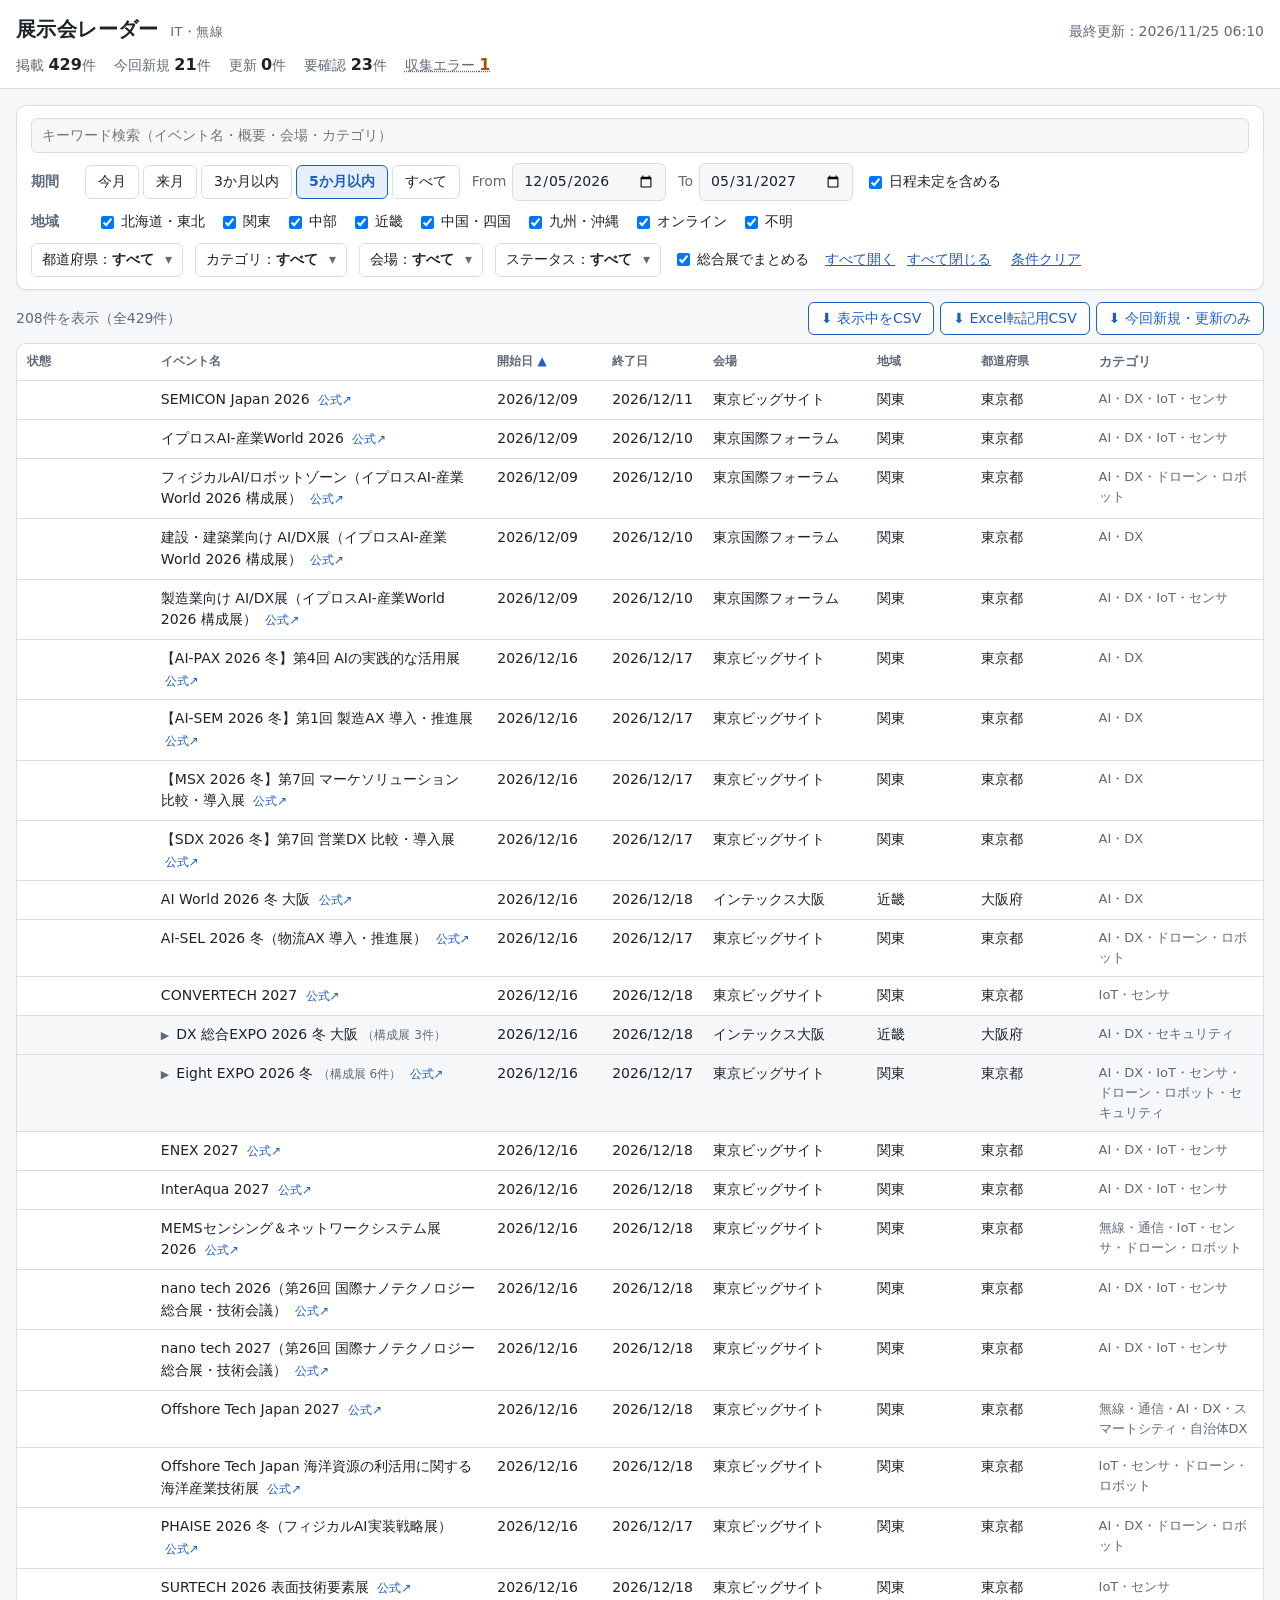
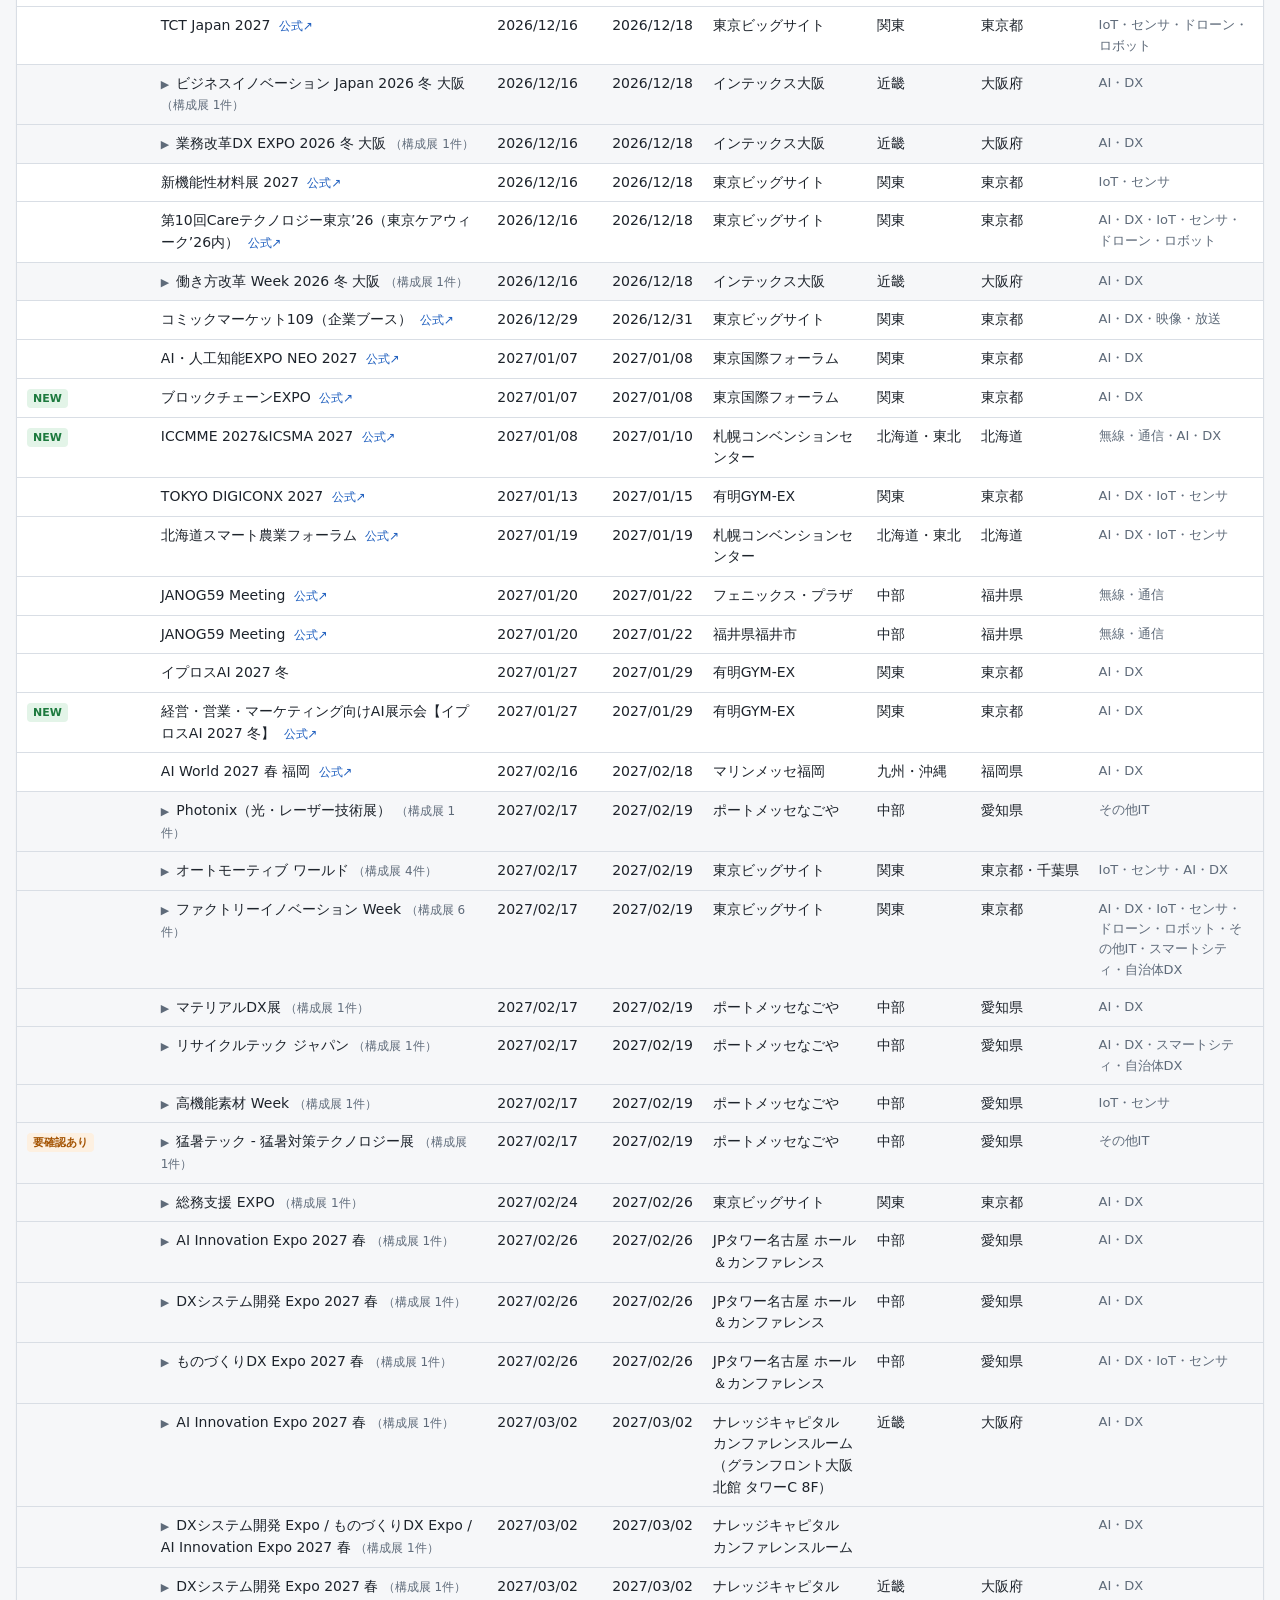
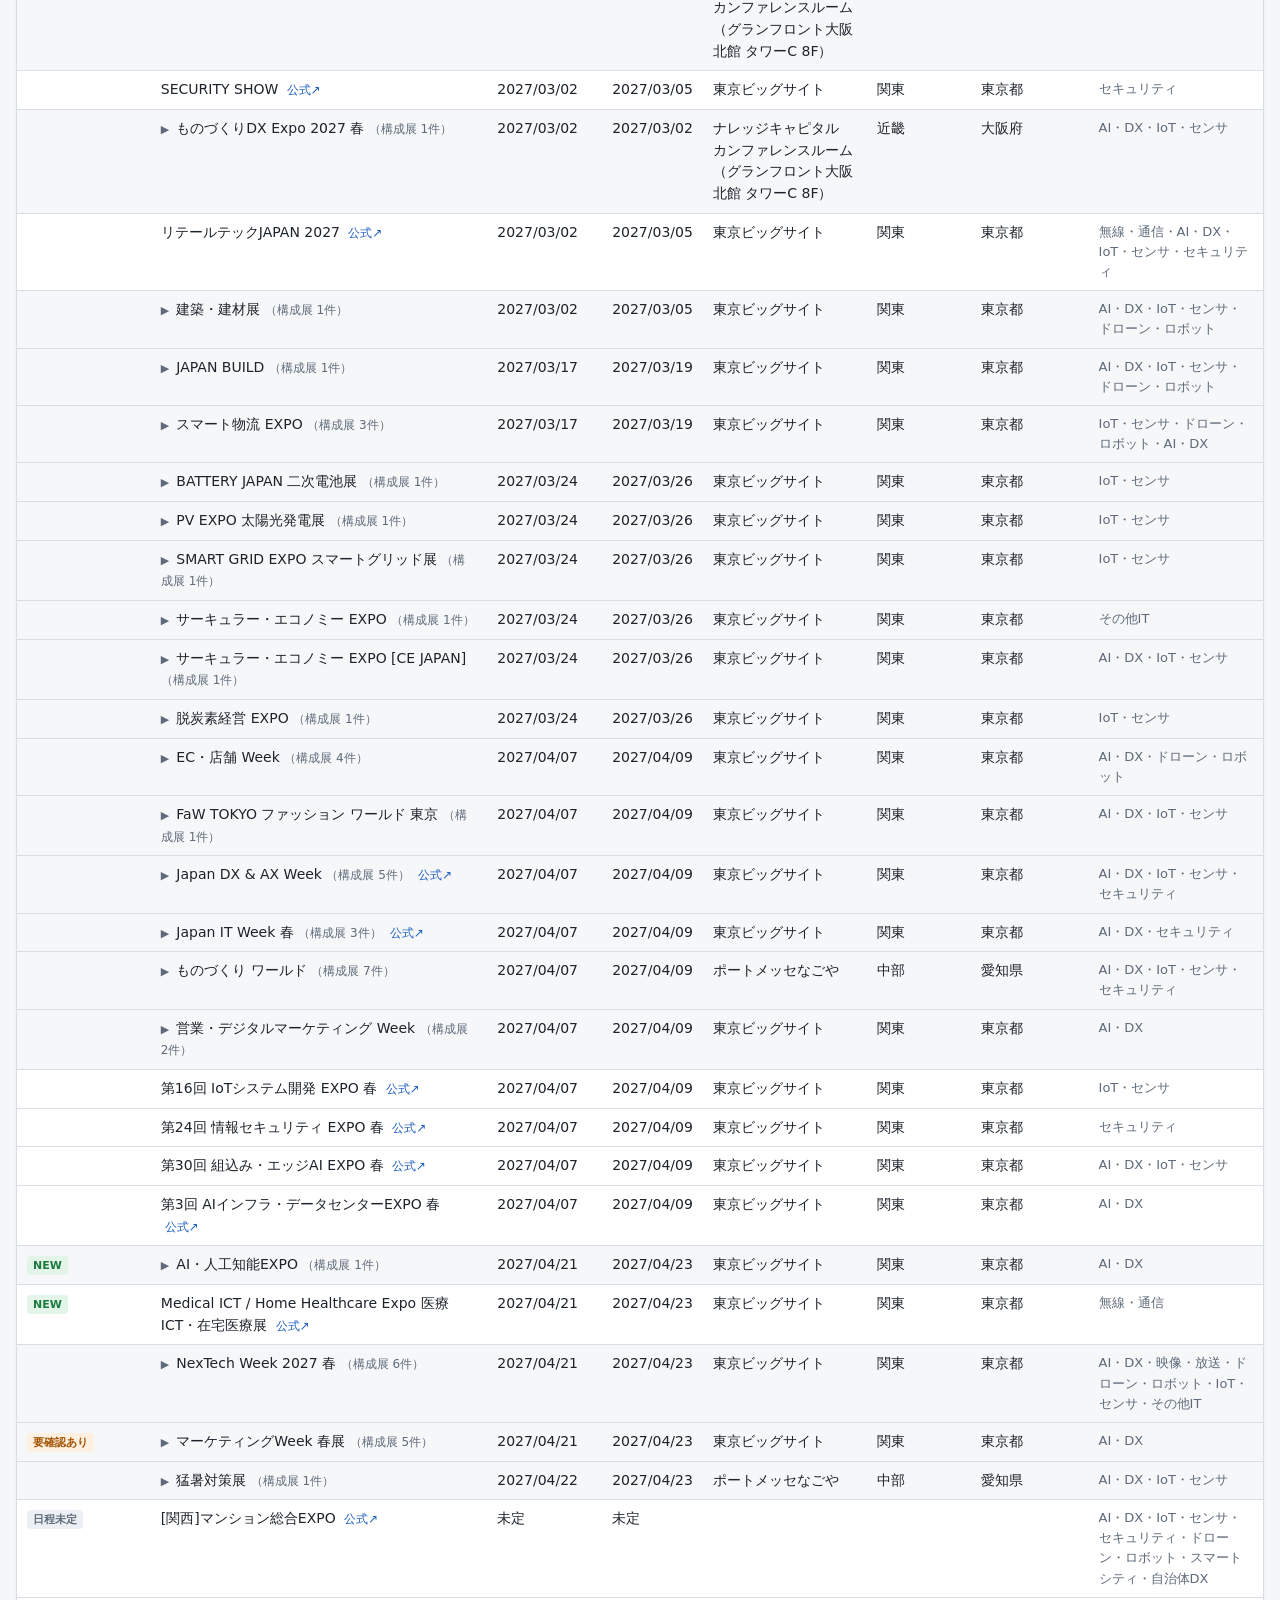
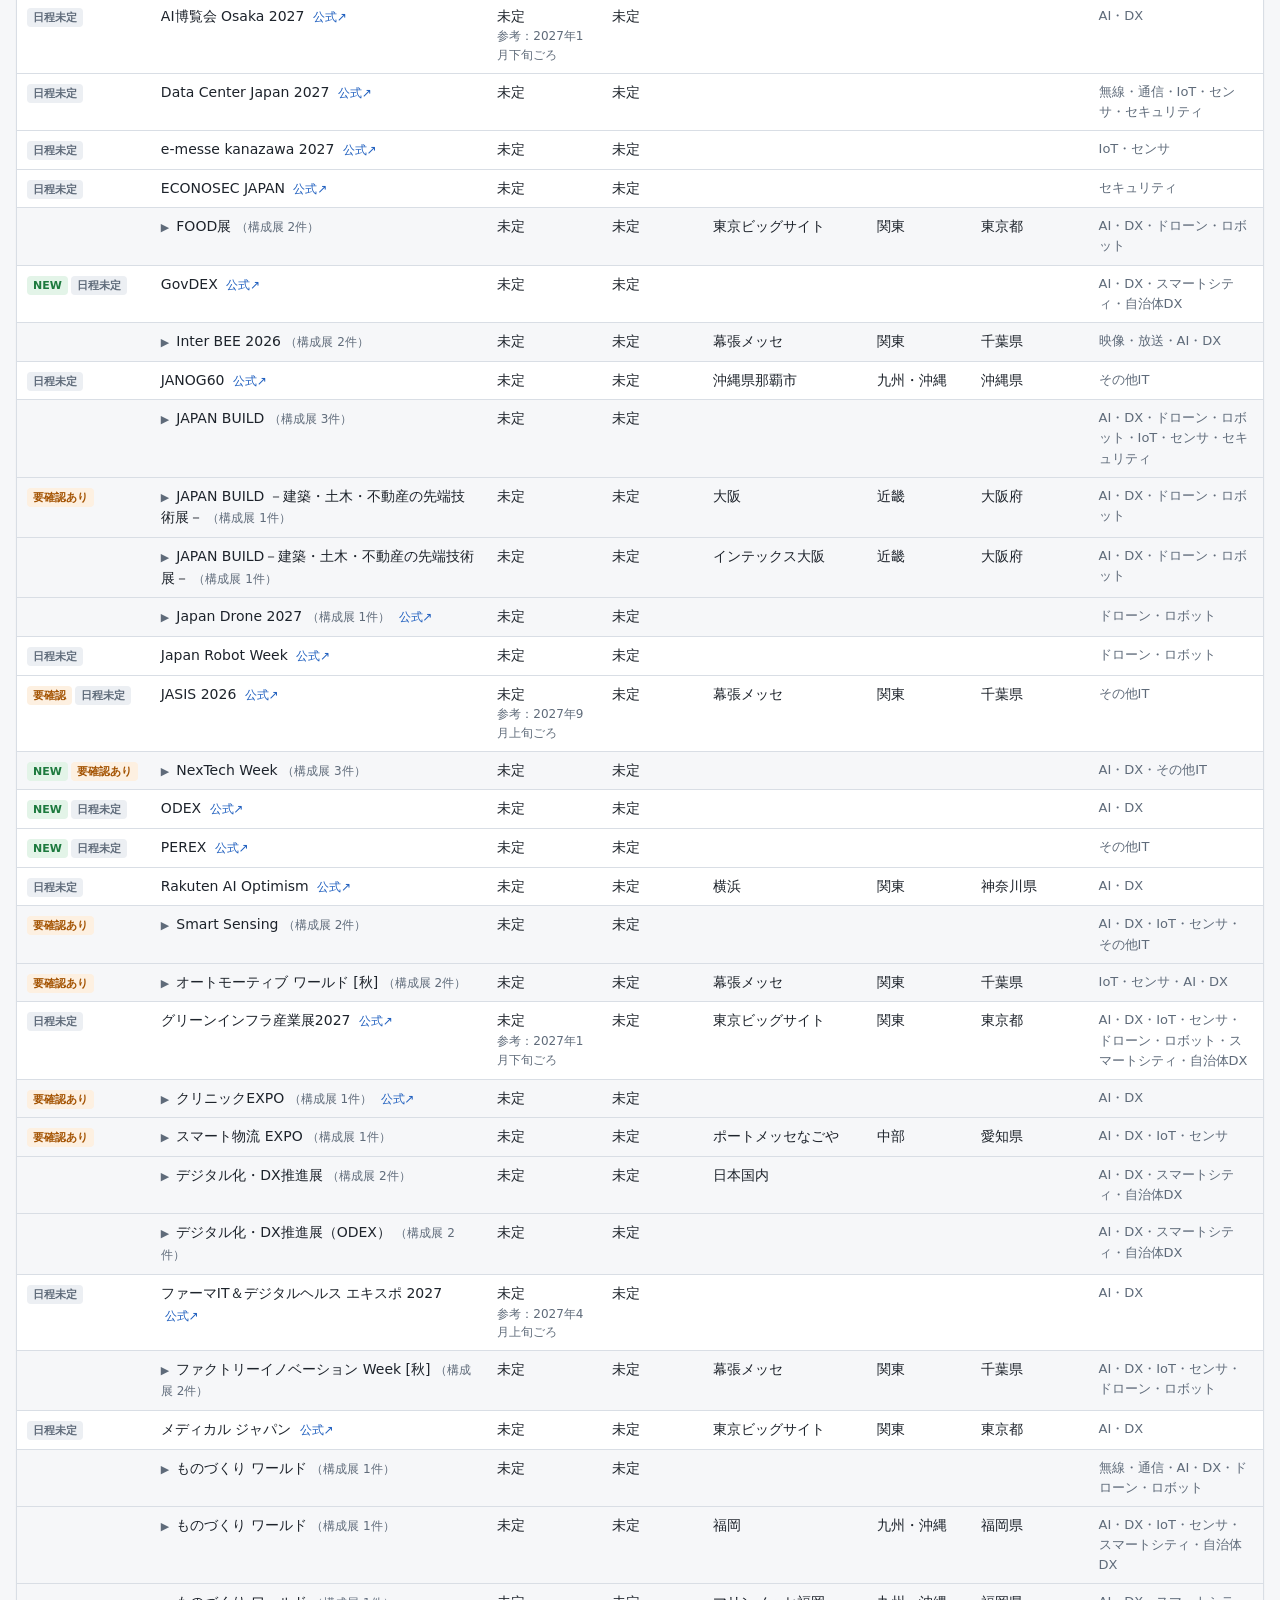
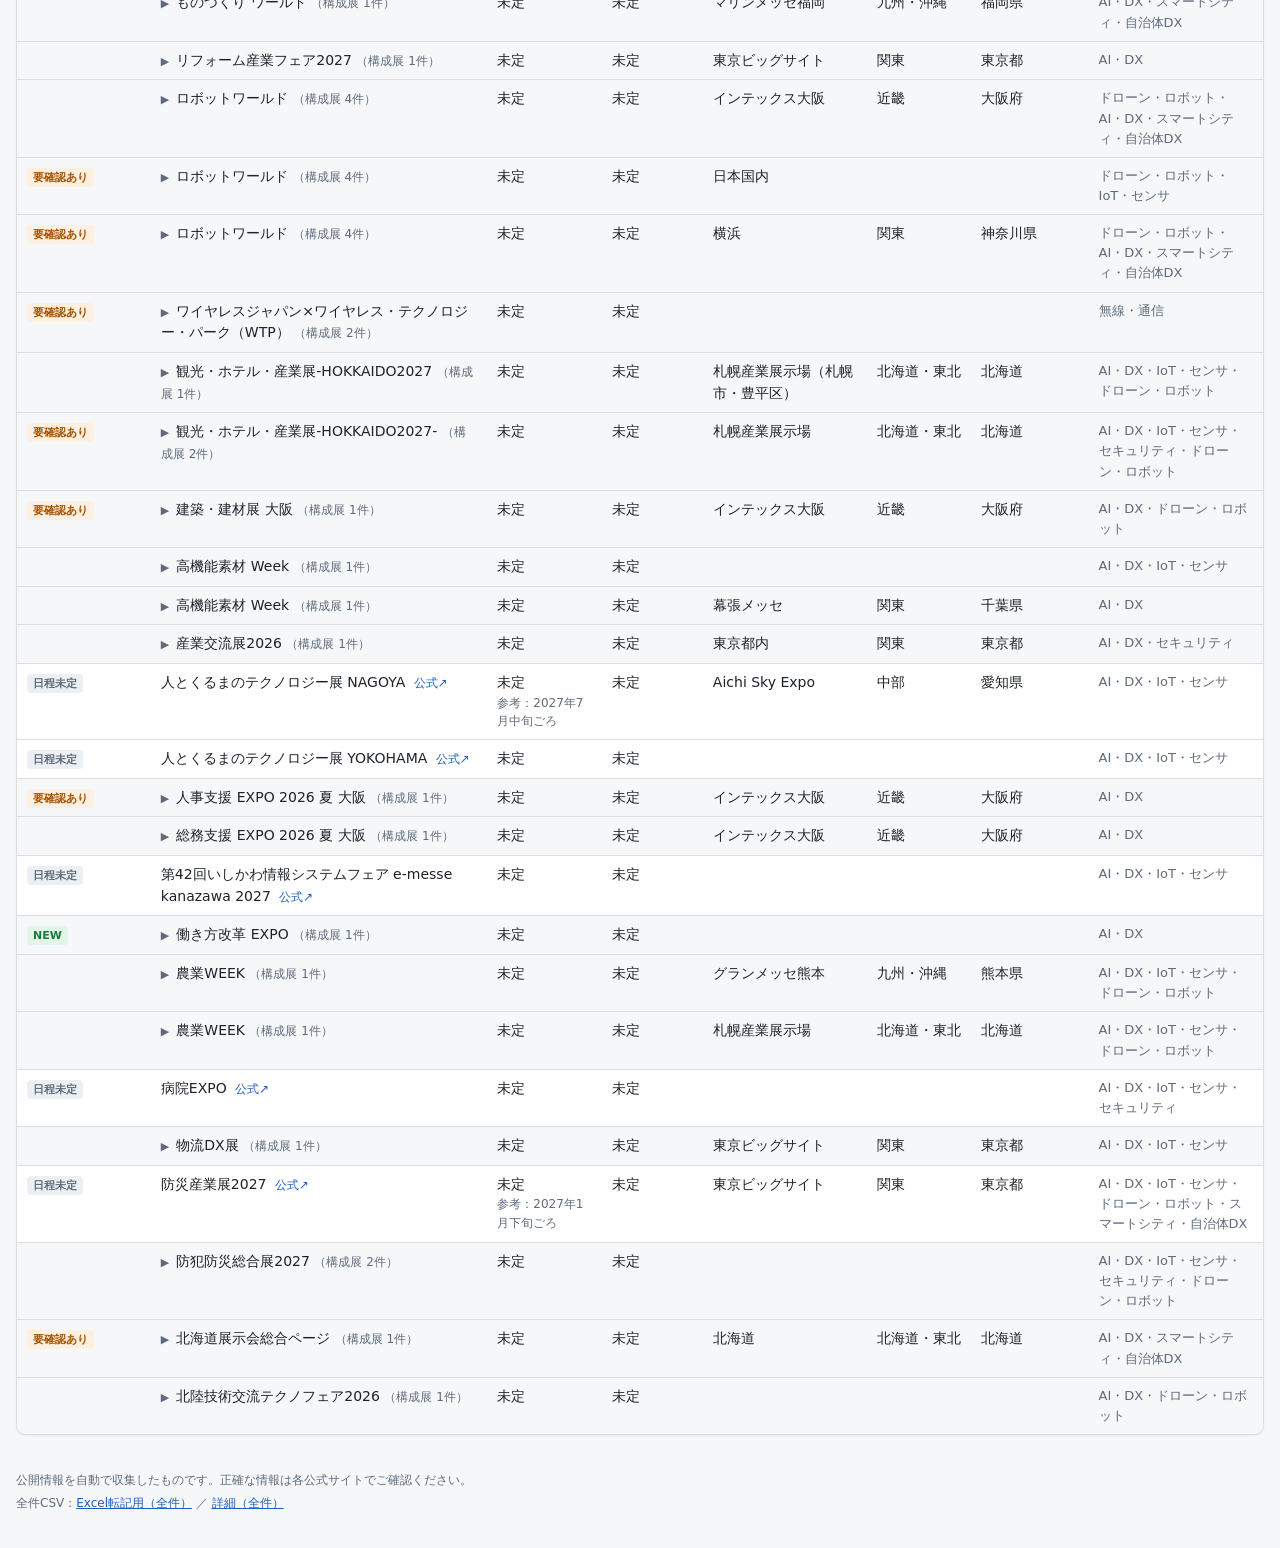
<file: docs/index.html>
<!doctype html>
<html lang="ja">
<head>
  <meta charset="utf-8">
  <meta name="viewport" content="width=device-width, initial-scale=1">
  <title>展示会レーダー</title>
  <meta name="description" content="日本国内のIT・無線関連展示会情報を公開Web情報から自動収集した一覧">
  <link rel="stylesheet" href="assets/style.css">
</head>
<body>
  <header class="site-header">
    <div class="wrap header-inner">
      <h1>展示会レーダー <span class="sub">IT・無線</span></h1>
      <p class="updated" id="lastUpdated">読み込み中…</p>
    </div>
    <div class="wrap">
      <ul class="stats" id="stats" aria-label="集計"></ul>
    </div>
  </header>

  <main class="wrap">
    <form class="filters" id="filters" autocomplete="off" onsubmit="return false">
      <div class="row">
        <label class="search">
          <span class="visually-hidden">キーワード検索</span>
          <input type="search" id="q" placeholder="キーワード検索（イベント名・概要・会場・カテゴリ）">
        </label>
      </div>

      <div class="row">
        <span class="label">期間</span>
        <div class="presets" role="group" aria-label="期間プリセット">
          <button type="button" data-preset="this">今月</button>
          <button type="button" data-preset="next">来月</button>
          <button type="button" data-preset="m3">3か月以内</button>
          <button type="button" data-preset="m5">5か月以内</button>
          <button type="button" data-preset="all">すべて</button>
        </div>
        <label class="date">From <input type="date" id="from"></label>
        <label class="date">To <input type="date" id="to"></label>
        <label class="check"><input type="checkbox" id="undated" checked> 日程未定を含める</label>
      </div>

      <fieldset class="row regions">
        <legend class="label">地域</legend>
        <div id="regionBoxes" class="checks"></div>
      </fieldset>

      <div class="row selects">
        <details class="multi" id="prefSelect">
          <summary>都道府県：<span class="multi-value">すべて</span></summary>
          <div class="multi-panel" role="group" aria-label="都道府県"></div>
        </details>
        <details class="multi" id="catSelect">
          <summary>カテゴリ：<span class="multi-value">すべて</span></summary>
          <div class="multi-panel" role="group" aria-label="カテゴリ"></div>
        </details>
        <details class="multi" id="venueSelect">
          <summary>会場：<span class="multi-value">すべて</span></summary>
          <div class="multi-panel" role="group" aria-label="会場"></div>
        </details>
        <details class="multi" id="statusSelect">
          <summary>ステータス：<span class="multi-value">すべて</span></summary>
          <div class="multi-panel" role="group" aria-label="ステータス"></div>
        </details>
        <label class="check"><input type="checkbox" id="group"> 総合展でまとめる</label>
        <span id="groupTools" class="group-tools">
          <button type="button" id="expandAll" class="link-button">すべて開く</button>
          <button type="button" id="collapseAll" class="link-button">すべて閉じる</button>
        </span>
        <button type="button" id="clear" class="link-button">条件クリア</button>
      </div>
    </form>

    <div class="toolbar">
      <p class="count" id="count" aria-live="polite"></p>
      <div class="downloads">
        <button type="button" id="dlView" title="表示中のイベントを詳細列付きでダウンロード">⬇ 表示中をCSV</button>
        <button type="button" id="dlExcel" title="表示中のイベントを既存Excelの列構成でダウンロード">⬇ Excel転記用CSV</button>
        <button type="button" id="dlNew" title="直近の収集で新規・更新になったイベントのみ（Excel列構成）">⬇ 今回新規・更新のみ</button>
      </div>
    </div>

    <div class="table-wrap">
      <table id="table">
        <thead>
          <tr>
            <th scope="col" data-sort="status">状態</th>
            <th scope="col" data-sort="event_name">イベント名</th>
            <th scope="col" data-sort="start_date">開始日</th>
            <th scope="col" data-sort="end_date">終了日</th>
            <th scope="col" data-sort="venue">会場</th>
            <th scope="col" data-sort="region" class="col-region">地域</th>
            <th scope="col" data-sort="prefecture" class="col-pref">都道府県</th>
            <th scope="col" data-sort="categories" class="col-cat">カテゴリ</th>
          </tr>
        </thead>
        <tbody id="tbody"></tbody>
      </table>
      <p class="empty" id="empty" hidden>条件に一致するイベントはありません。</p>
    </div>
  </main>

  <dialog id="detail" aria-labelledby="detailTitle">
    <div class="detail-head">
      <h2 id="detailTitle"></h2>
      <button type="button" class="close" id="detailClose" aria-label="閉じる">×</button>
    </div>
    <div id="detailBody"></div>
  </dialog>

  <footer class="site-footer">
    <div class="wrap">
      <p>公開情報を自動で収集したものです。正確な情報は各公式サイトでご確認ください。</p>
      <p>全件CSV：<a href="data/events.csv" download>Excel転記用（全件）</a> ／ <a href="data/events_detail.csv" download>詳細（全件）</a></p>
    </div>
  </footer>

  <script src="assets/csv.js"></script>
  <script src="assets/app.js"></script>
</body>
</html>
</file>
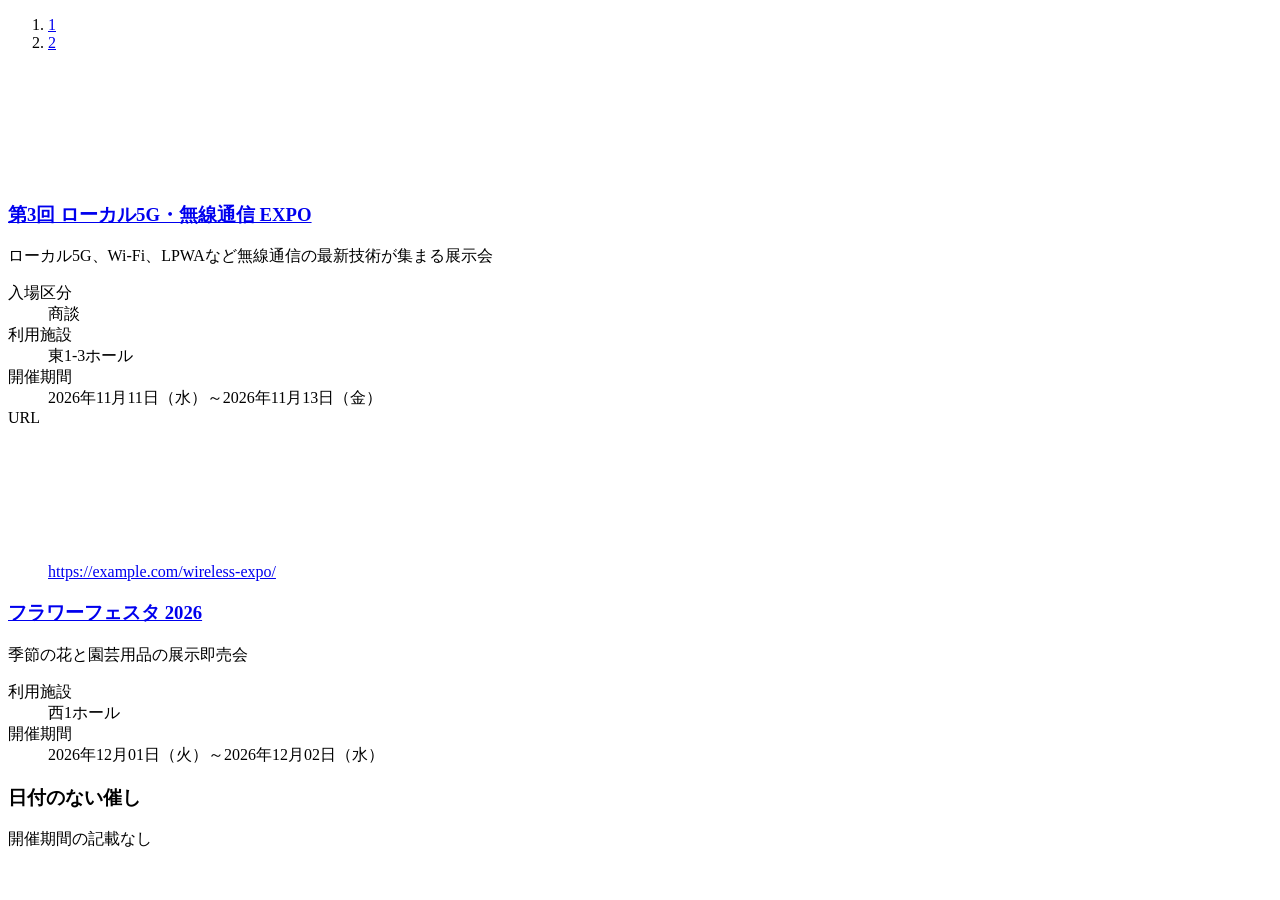
<file: tests/fixtures/bigsight_list.html>
<!doctype html>
<!-- 東京ビッグサイト イベント一覧の構造を模した架空データ（テスト用） -->
<html lang="ja"><head><meta charset="utf-8"><title>イベント情報｜テスト</title></head>
<body>
<div class="inner">
  <div class="list-pager-01"><ol><li><a href="/visitor/event/search.php?page=1">1</a></li><li><a href="/visitor/event/search.php?page=2">2</a></li></ol></div>
  <article class="lyt-event-01">
    <h3 class="hdg-01"><a href="https://example.com/wireless-expo/" target="_blank">第3回 ローカル5G・無線通信 EXPO<svg class="icn-blank-01" role="img"><title>新規タブで開きます</title></svg></a></h3>
    <p>ローカル5G、Wi-Fi、LPWAなど無線通信の最新技術が集まる展示会</p>
    <div class="lyt-img-02"><div class="content"><dl class="list-01">
      <div><dt>入場区分</dt><dd>商談</dd></div>
      <div><dt>利用施設</dt><dd>東1-3ホール</dd></div>
      <div><dt>開催期間</dt><dd>2026年11月11日（水）～2026年11月13日（金）</dd></div>
      <div><dt>URL</dt><dd><a href="https://example.com/wireless-expo/">https://example.com/wireless-expo/<svg><title>新規タブで開きます</title></svg></a></dd></div>
    </dl></div></div>
  </article>
  <article class="lyt-event-01">
    <h3 class="hdg-01"><a href="https://example.com/flower/" target="_blank">フラワーフェスタ 2026</a></h3>
    <p>季節の花と園芸用品の展示即売会</p>
    <div class="lyt-img-02"><div class="content"><dl class="list-01">
      <div><dt>利用施設</dt><dd>西1ホール</dd></div>
      <div><dt>開催期間</dt><dd>2026年12月01日（火）～2026年12月02日（水）</dd></div>
    </dl></div></div>
  </article>
  <article class="lyt-event-01">
    <h3 class="hdg-01">日付のない催し</h3>
    <p>開催期間の記載なし</p>
  </article>
</div>
</body></html>
</file>
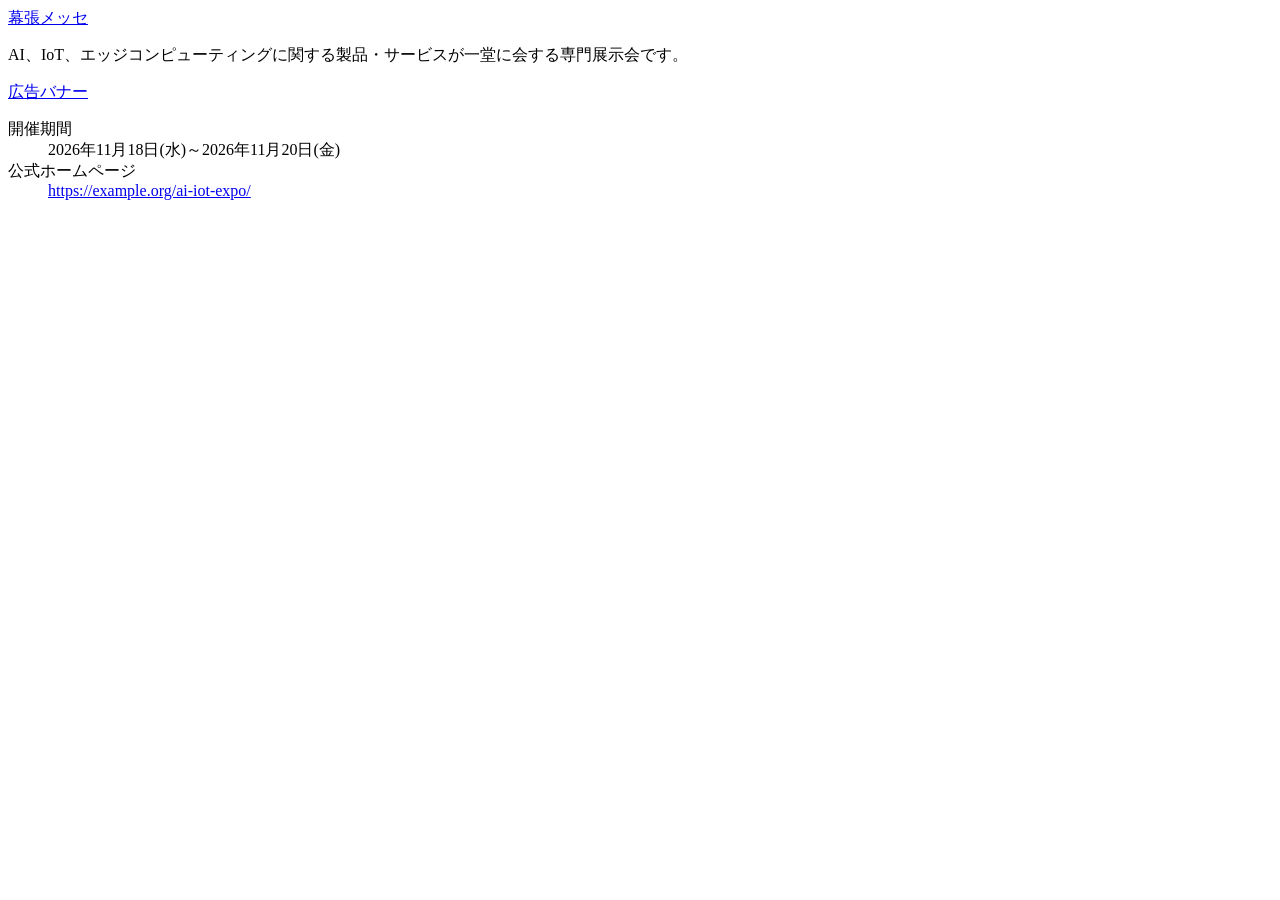
<file: tests/fixtures/makuhari_detail.html>
<!doctype html>
<!-- 幕張メッセ イベント詳細ページの構造を模した架空データ（テスト用） -->
<html lang="ja"><head><meta charset="utf-8"><title>第5回 AI・IoT ソリューション展 秋 | テスト</title></head>
<body>
<header><a href="https://www.m-messe.co.jp/">幕張メッセ</a></header>
<main>
  <p>AI、IoT、エッジコンピューティングに関する製品・サービスが一堂に会する専門展示会です。</p>
  <a href="https://ads.example.net/?utm_source=venue-site">広告バナー</a>
  <dl>
    <dt>開催期間</dt><dd>2026年11月18日(水)～2026年11月20日(金)</dd>
    <dt>公式ホームページ</dt><dd><a href="https://example.org/ai-iot-expo/?utm_source=venue-site&amp;x=1">https://example.org/ai-iot-expo/</a></dd>
  </dl>
</main>
</body></html>
</file>
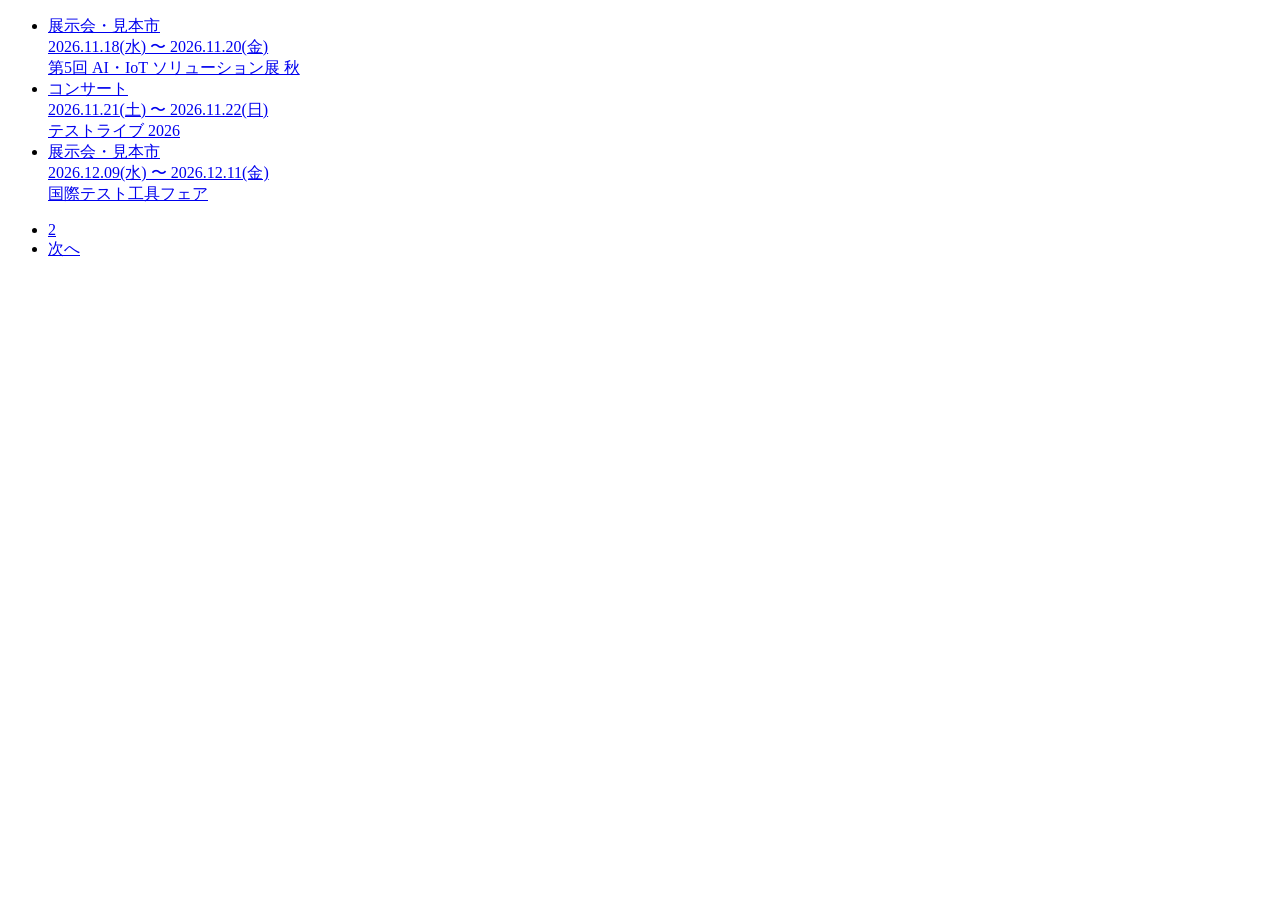
<file: tests/fixtures/makuhari_list.html>
<!doctype html>
<!-- 幕張メッセ イベントカレンダーの構造を模した架空データ（テスト用） -->
<html lang="ja"><head><meta charset="utf-8"><title>イベントカレンダー | テスト</title></head>
<body>
<ul class="eventList">
  <li class="eventInr clear"><a href="/event/detail/1001">
    <div class="rightCont">
      <div class="category"><i class="fas fa-landmark"></i>展示会・見本市</div>
      <div class="date">2026.11.18(水) 〜 2026.11.20(金)</div>
      <div class="eventTit">第5回 AI・IoT ソリューション展 秋<br></div>
    </div></a></li>
  <li class="eventInr clear"><a href="/event/detail/1002">
    <div class="rightCont">
      <div class="category"><i class="fas fa-music"></i>コンサート</div>
      <div class="date">2026.11.21(土) 〜 2026.11.22(日)</div>
      <div class="eventTit">テストライブ 2026<br></div>
    </div></a></li>
  <li class="eventInr clear"><a href="/event/detail/1003">
    <div class="rightCont">
      <div class="category"><i class="fas fa-landmark"></i>展示会・見本市</div>
      <div class="date">2026.12.09(水) 〜 2026.12.11(金)</div>
      <div class="eventTit">国際テスト工具フェア<br></div>
    </div></a></li>
</ul>
<form id="pager_f" name="pager_f" action="/event/" method="get"><input type="hidden" name="page" value="1"></form>
<ul class="pager"><li><a href="javascript:pager(2)">2</a></li><li><a href="javascript:pager(2)">次へ</a></li></ul>
</body></html>
</file>
<file: docs/assets/style.css>
:root {
  --bg: #f6f7f9;
  --surface: #ffffff;
  --text: #1d232b;
  --muted: #5f6b7a;
  --border: #d9dee5;
  --accent: #1f5fbf;
  --accent-weak: #e7effb;
  --row-hover: #f1f5fb;
  --new: #1d7a3e;
  --new-bg: #e3f4e8;
  --upd: #1f5fbf;
  --upd-bg: #e3ecfa;
  --review: #a35200;
  --review-bg: #fdf0e1;
  --undated: #5f6b7a;
  --undated-bg: #eceff3;
  --shadow: 0 1px 2px rgba(16, 24, 40, 0.06);
}

@media (prefers-color-scheme: dark) {
  :root {
    --bg: #14171c;
    --surface: #1c2027;
    --text: #e6e9ee;
    --muted: #9aa5b4;
    --border: #2f3540;
    --accent: #7fb0ff;
    --accent-weak: #1f2b3f;
    --row-hover: #232a35;
    --new: #7ed69b;
    --new-bg: #183524;
    --upd: #8fb8ff;
    --upd-bg: #1b2b45;
    --review: #ffb867;
    --review-bg: #3b2a15;
    --undated: #b4bdc9;
    --undated-bg: #2a3039;
    --shadow: none;
  }
}

* { box-sizing: border-box; }

html { -webkit-text-size-adjust: 100%; }

body {
  margin: 0;
  background: var(--bg);
  color: var(--text);
  font-family: system-ui, -apple-system, "Segoe UI", "Hiragino Sans", "Yu Gothic UI", "Meiryo", sans-serif;
  font-size: 14px;
  line-height: 1.55;
}

a { color: var(--accent); }

.wrap { max-width: 1400px; margin: 0 auto; padding: 0 16px; }

.visually-hidden {
  position: absolute; width: 1px; height: 1px; overflow: hidden; clip: rect(0 0 0 0); white-space: nowrap;
}

/* ---- header ---- */
.site-header { background: var(--surface); border-bottom: 1px solid var(--border); padding: 14px 0 10px; }
.header-inner { display: flex; flex-wrap: wrap; align-items: baseline; justify-content: space-between; gap: 4px 16px; }
h1 { font-size: 20px; margin: 0; letter-spacing: 0.02em; }
h1 .sub { font-size: 13px; font-weight: 500; color: var(--muted); margin-left: 4px; }
.updated { margin: 0; color: var(--muted); font-variant-numeric: tabular-nums; }
.stats { list-style: none; margin: 8px 0 0; padding: 0; display: flex; flex-wrap: wrap; gap: 4px 18px; color: var(--muted); }
.stats .v { color: var(--text); font-weight: 700; font-size: 16px; font-variant-numeric: tabular-nums; }
.stats .has-errors { cursor: help; text-decoration: underline dotted; }
.stats .has-errors .v { color: var(--review); }

/* ---- filters ---- */
.filters {
  background: var(--surface); border: 1px solid var(--border); border-radius: 10px;
  margin: 16px 0 12px; padding: 12px 14px; box-shadow: var(--shadow);
  display: grid; gap: 10px;
}
.row { display: flex; flex-wrap: wrap; align-items: center; gap: 8px 12px; }
fieldset.row { border: 0; margin: 0; padding: 0; min-width: 0; }
fieldset.row legend { float: left; margin-right: 12px; padding: 0; }
.label { font-weight: 600; color: var(--muted); min-width: 3em; }
.search { flex: 1 1 100%; }
input[type="search"], input[type="date"] {
  font: inherit; color: var(--text); background: var(--bg);
  border: 1px solid var(--border); border-radius: 6px; padding: 6px 10px;
}
input[type="search"] { width: 100%; }
input:focus-visible, button:focus-visible, summary:focus-visible, tr:focus-visible {
  outline: 2px solid var(--accent); outline-offset: 1px;
}
.date { color: var(--muted); display: inline-flex; align-items: center; gap: 6px; }
.check { display: inline-flex; align-items: center; gap: 4px; cursor: pointer; white-space: nowrap; }
.checks { display: flex; flex-wrap: wrap; gap: 4px 14px; }

button {
  font: inherit; color: var(--text); background: var(--surface);
  border: 1px solid var(--border); border-radius: 6px; padding: 5px 12px; cursor: pointer;
}
button:hover { background: var(--row-hover); }
.presets { display: inline-flex; flex-wrap: wrap; gap: 4px; }
.presets button.active { background: var(--accent-weak); border-color: var(--accent); color: var(--accent); font-weight: 600; }
.link-button { border: 0; background: none; color: var(--accent); text-decoration: underline; padding: 5px 4px; }

details.multi { position: relative; }
details.multi summary {
  list-style: none; cursor: pointer; border: 1px solid var(--border); border-radius: 6px;
  padding: 5px 28px 5px 10px; background: var(--surface); position: relative; white-space: nowrap;
}
details.multi summary::-webkit-details-marker { display: none; }
details.multi summary::after { content: "▾"; position: absolute; right: 10px; color: var(--muted); }
.multi-value { font-weight: 600; }
.multi-panel {
  position: absolute; z-index: 20; top: calc(100% + 4px); left: 0;
  min-width: 220px; max-width: min(360px, calc(100vw - 32px)); max-height: 320px; overflow: auto;
  background: var(--surface); border: 1px solid var(--border); border-radius: 8px;
  box-shadow: 0 8px 24px rgba(0, 0, 0, 0.14); padding: 6px;
}
.multi-panel label { display: flex; gap: 6px; align-items: flex-start; padding: 4px 6px; border-radius: 4px; cursor: pointer; }
.multi-panel label:hover { background: var(--row-hover); }

/* ---- toolbar ---- */
.toolbar { display: flex; flex-wrap: wrap; align-items: center; justify-content: space-between; gap: 8px; margin-bottom: 8px; }
.count { margin: 0; color: var(--muted); font-variant-numeric: tabular-nums; }
.downloads { display: flex; flex-wrap: wrap; gap: 6px; }
.downloads button { border-color: var(--accent); color: var(--accent); }

/* ---- table ---- */
.table-wrap {
  background: var(--surface); border: 1px solid var(--border); border-radius: 10px;
  overflow-x: auto; box-shadow: var(--shadow); margin-bottom: 24px;
}
table { width: 100%; border-collapse: collapse; }
th, td { padding: 8px 10px; text-align: left; vertical-align: top; border-bottom: 1px solid var(--border); }
th {
  position: sticky; top: 0; background: var(--surface); font-size: 12px; color: var(--muted);
  white-space: nowrap; cursor: pointer; user-select: none; z-index: 1;
}
th[aria-sort="ascending"]::after { content: " ▲"; color: var(--accent); }
th[aria-sort="descending"]::after { content: " ▼"; color: var(--accent); }
tbody tr { cursor: pointer; }
tbody tr:hover { background: var(--row-hover); }
tbody tr:last-child td { border-bottom: 0; }
.col-status { width: 1%; white-space: nowrap; }
.col-name { min-width: 260px; font-weight: 500; }
.col-name .ev-name { cursor: pointer; }
.col-name tr.ev:hover .ev-name, .ev-name:hover { color: var(--accent); }
.estimate { font-size: 12px; color: var(--muted); white-space: normal; cursor: help; }
.head-link { text-decoration: none; white-space: nowrap; }
.head-link:hover { text-decoration: underline; }
.col-date { white-space: nowrap; font-variant-numeric: tabular-nums; }
.col-region, .col-pref { white-space: nowrap; }
.group-tools { display: inline-flex; gap: 4px; }
.group-tools[hidden] { display: none; }
.head-link { font-size: 12px; margin-left: 4px; }
.col-cat { color: var(--muted); font-size: 13px; }
.group-row { background: var(--bg); }
.group-row .caret { display: inline-block; width: 1em; color: var(--muted); font-size: 11px; }
tr.child td.col-name { padding-left: 28px; }
.muted { color: var(--muted); font-weight: 400; font-size: 12px; }
.empty { padding: 24px; text-align: center; color: var(--muted); margin: 0; }

.badge {
  display: inline-block; font-size: 11px; font-weight: 700; line-height: 1; padding: 4px 6px;
  border-radius: 4px; margin-right: 3px; white-space: nowrap;
}
.badge.new { color: var(--new); background: var(--new-bg); }
.badge.upd { color: var(--upd); background: var(--upd-bg); }
.badge.review { color: var(--review); background: var(--review-bg); }
.badge.undated { color: var(--undated); background: var(--undated-bg); font-weight: 600; }

/* ---- detail dialog ---- */
dialog {
  width: min(720px, calc(100vw - 32px)); max-height: calc(100vh - 48px);
  border: 1px solid var(--border); border-radius: 12px; padding: 0;
  background: var(--surface); color: var(--text);
}
dialog::backdrop { background: rgba(10, 14, 20, 0.45); }
.detail-head {
  display: flex; justify-content: space-between; align-items: flex-start; gap: 12px;
  padding: 16px 18px 8px; position: sticky; top: 0; background: var(--surface);
}
.detail-head h2 { margin: 0; font-size: 17px; }
.close { border: 0; font-size: 22px; line-height: 1; padding: 2px 8px; background: none; color: var(--muted); }
#detailBody { padding: 0 18px 18px; }
.detail-badges { margin: 0 0 8px; }
dl { display: grid; grid-template-columns: 7.5em 1fr; gap: 6px 12px; margin: 0; }
dt { color: var(--muted); font-size: 13px; }
dd { margin: 0; overflow-wrap: anywhere; }
#detailBody h3 { font-size: 14px; margin: 16px 0 6px; }
.history { margin: 0; padding-left: 18px; }
.history time { color: var(--muted); font-variant-numeric: tabular-nums; margin-right: 6px; }
code { font-size: 12px; background: var(--bg); padding: 1px 4px; border-radius: 4px; }

/* ---- footer ---- */
.site-footer { color: var(--muted); font-size: 12px; padding: 8px 0 32px; }
.site-footer p { margin: 4px 0; }

/* ---- mobile ---- */
@media (max-width: 760px) {
  .col-region, .col-cat { display: none; }  /* 都道府県の列はスマホでも残す */
  .col-name { min-width: 180px; }
  th, td { padding: 7px 8px; }
  dl { grid-template-columns: 6em 1fr; }
  fieldset.row legend { float: none; width: 100%; }
}
</file>
